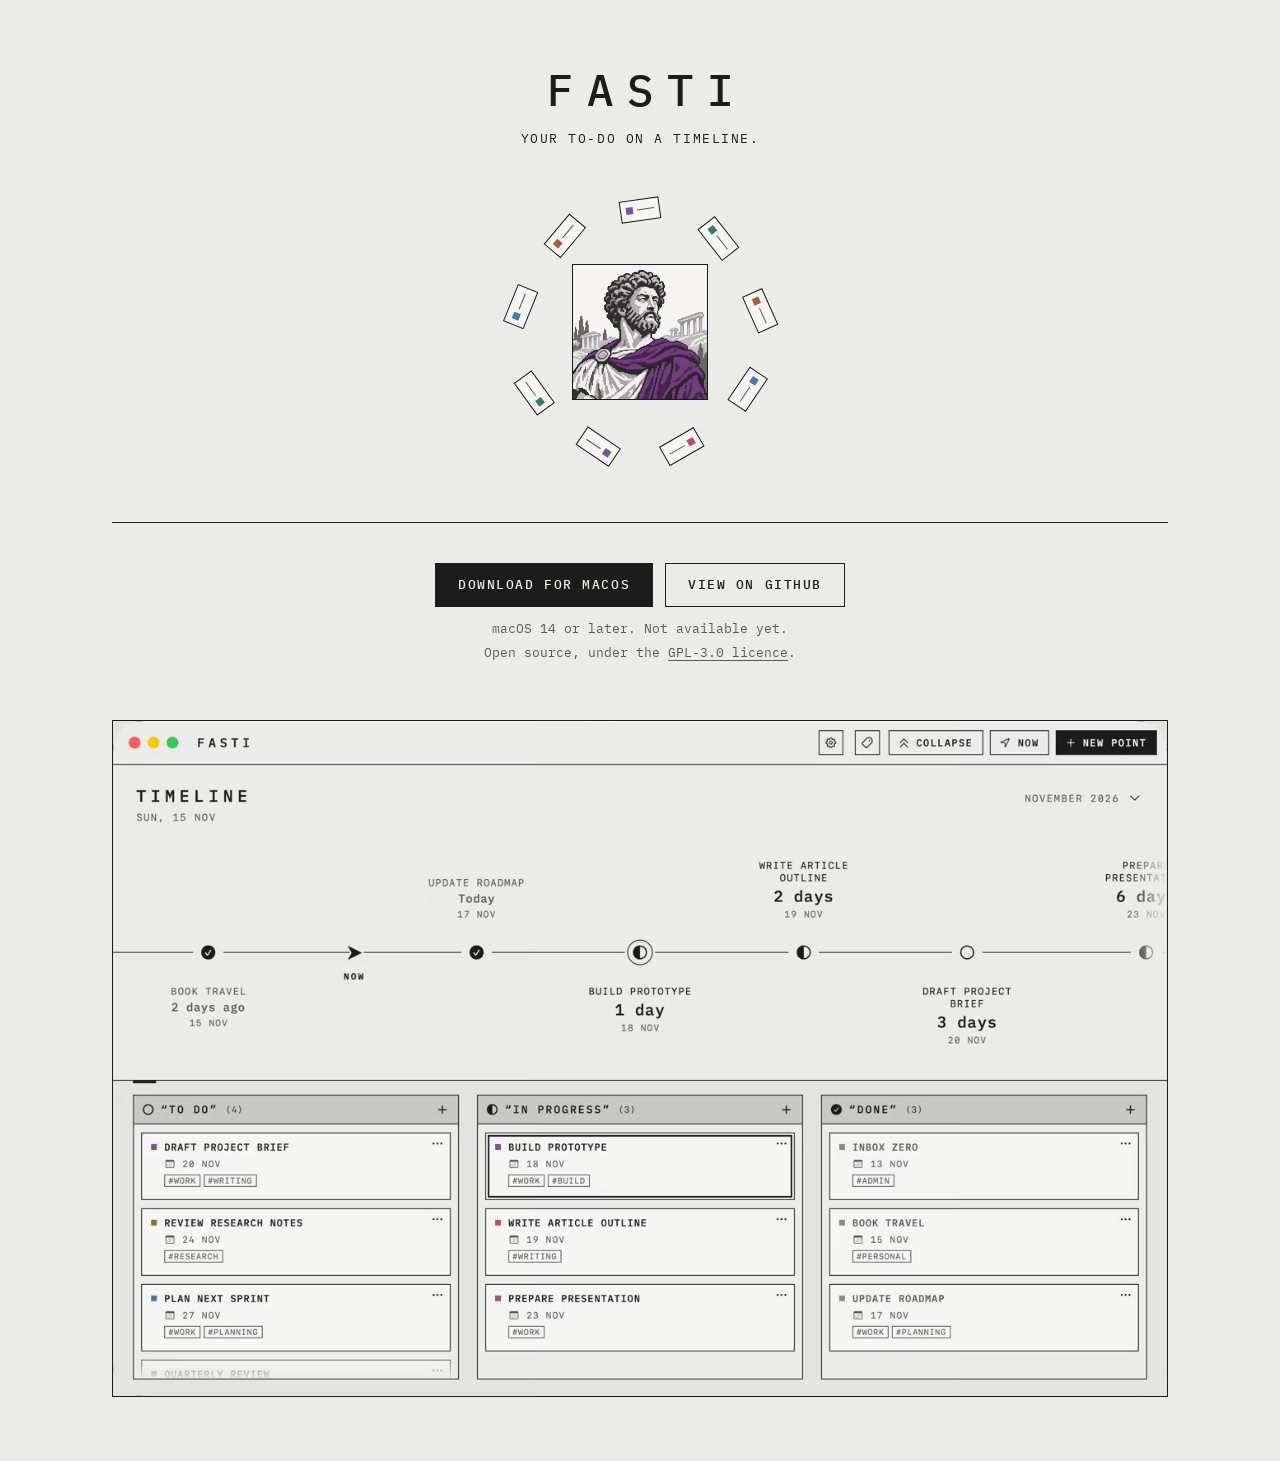
<file: index.html>
<!doctype html>
<html lang="en-AU">
<head>
  <meta charset="utf-8">
  <meta name="viewport" content="width=device-width, initial-scale=1">
  <title>Fasti for Mac</title>
  <meta name="description" content="A Mac app with a timeline above a task board. Each task shows when it’s due and whether it’s to do, in progress or done.">
  <meta name="theme-color" content="#ebebe8" media="(prefers-color-scheme: light)">
  <meta name="theme-color" content="#151515" media="(prefers-color-scheme: dark)">
  <link rel="canonical" href="https://dennisgrellmann.github.io/fasti/">
  <meta property="og:title" content="Fasti for Mac">
  <meta property="og:description" content="A timeline above a task board, in one Mac app.">
  <meta property="og:type" content="website">
  <meta property="og:url" content="https://dennisgrellmann.github.io/fasti/">
  <meta property="og:locale" content="en_AU">
  <meta property="og:image" content="https://dennisgrellmann.github.io/fasti/assets/img/og-image.png">
  <meta property="og:image:width" content="1200">
  <meta property="og:image:height" content="630">
  <meta property="og:image:alt" content="Fasti for Mac beside the app's timeline and board">
  <meta name="twitter:card" content="summary_large_image">
  <link rel="icon" type="image/png" href="assets/img/favicon-64.png?v=2">
  <link rel="apple-touch-icon" href="assets/img/apple-touch-icon.png?v=2">
  <link rel="preload" href="assets/fonts/IBMPlexMono-Regular-Latin1.woff2" as="font" type="font/woff2" crossorigin>
  <link rel="preload" href="assets/fonts/IBMPlexMono-Medium-Latin1.woff2" as="font" type="font/woff2" crossorigin>
  <link rel="stylesheet" href="assets/css/site.css">
</head>
<body>
  <main class="wrap">
    <header class="hero">
      <h1>Fasti</h1>
      <p class="tagline">Your to-do on a timeline.</p>
      <div class="burst">
        <div class="ring" aria-hidden="true">
          <span class="mini" style="--a: 0deg; --t: -8deg; --c: var(--lavender)"></span>
          <span class="mini" style="--a: 40deg; --t: 12deg; --c: var(--mint)"></span>
          <span class="mini" style="--a: 80deg; --t: -14deg; --c: var(--peach)"></span>
          <span class="mini" style="--a: 118deg; --t: 6deg; --c: var(--blue)"></span>
          <span class="mini" style="--a: 160deg; --t: -10deg; --c: var(--coral)"></span>
          <span class="mini" style="--a: 200deg; --t: 14deg; --c: var(--lavender)"></span>
          <span class="mini" style="--a: 240deg; --t: -6deg; --c: var(--mint)"></span>
          <span class="mini" style="--a: 282deg; --t: 10deg; --c: var(--blue)"></span>
          <span class="mini" style="--a: 322deg; --t: -12deg; --c: var(--peach)"></span>
        </div>
        <picture>
          <source type="image/webp" srcset="assets/img/marcus.webp">
          <img class="icon" src="assets/img/marcus.png" width="480" height="480" alt="Pixel-art portrait of Marcus Aurelius in a purple cloak, with ruined temples behind him.">
        </picture>
      </div>
    </header>

    <section class="get" aria-label="Download">
      <div class="buttons">
        <a class="button prominent large" role="link" aria-disabled="true">Download for macOS</a>
        <a class="button large" href="https://github.com/DennisGrellmann/Fasti-Desktop-Mac">View on GitHub</a>
      </div>
      <p class="muted">macOS 14 or later. Not available yet.</p>
      <p class="muted">Open source, under the <a href="https://github.com/DennisGrellmann/Fasti-Desktop-Mac/blob/main/LICENSE">GPL-3.0 licence</a>.</p>
    </section>

    <figure class="shot">
      <picture>
        <source media="(prefers-color-scheme: dark)" type="image/avif" srcset="assets/img/shots/board-dark-1280.avif 1280w, assets/img/shots/board-dark-2560.avif 2560w" sizes="(min-width: 1120px) 1056px, calc(100vw - 32px)">
        <source media="(prefers-color-scheme: dark)" srcset="assets/img/shots/board-dark-1280.png">
        <source type="image/avif" srcset="assets/img/shots/board-light-1280.avif 1280w, assets/img/shots/board-light-2560.avif 2560w" sizes="(min-width: 1120px) 1056px, calc(100vw - 32px)">
        <img src="assets/img/shots/board-light-1280.png" width="1280" height="820" loading="lazy"
             alt="The Fasti window: a timeline of tasks above To Do, In Progress and Done columns of cards.">
      </picture>
    </figure>
  </main>
</body>
</html>
</file>
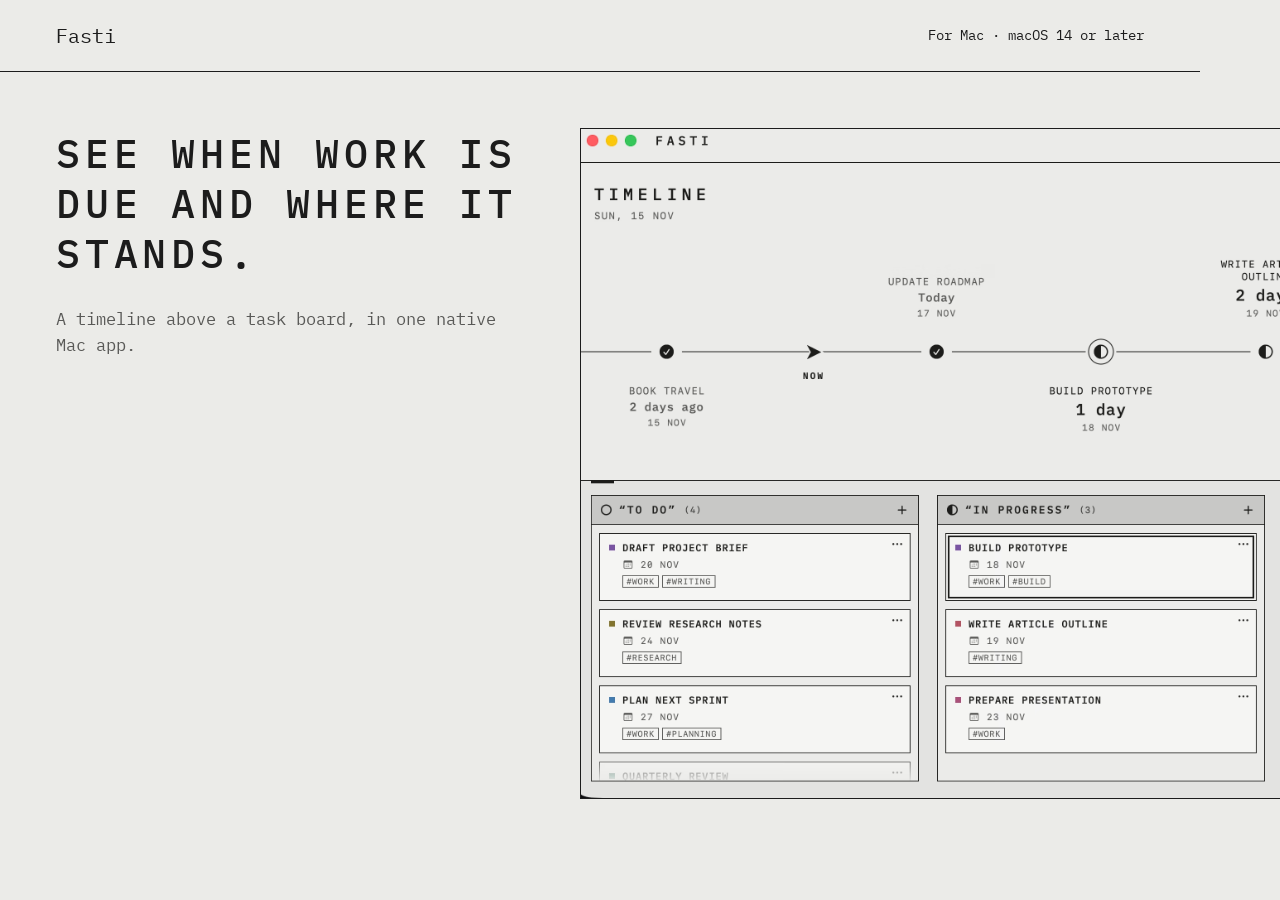
<file: scripts/og-image.html>
<!doctype html>
<!-- Source for assets/img/og-image.png (1200 × 630), the link preview image.
     Rebuild: swift scripts/snapshot.swift http://127.0.0.1:8765/scripts/og-image.html 1200 og@2x.png light 630
     then: sips -z 630 1200 og@2x.png --out assets/img/og-image.png
     The screenshot is a real capture, only scaled and cropped by the frame. -->
<html lang="en-AU">
<head>
  <meta charset="utf-8">
  <title>Fasti share image</title>
  <link rel="stylesheet" href="../assets/css/site.css">
  <style>
    :root { color-scheme: light; --paper: #ebebe8; --board: #e3e3e0; --card: #f5f5f3; --bar: #c8c8c5; --ink: #1c1c1c; --muted: #595957; }
    html, body { margin: 0; width: 1200px; height: 630px; overflow: hidden; background: var(--paper); color: var(--ink); }
    .bar { display: flex; align-items: center; justify-content: space-between; height: 72px; padding: 0 56px; border-bottom: 1px solid var(--ink); }
    .bar .wordmark { font-size: 20px; margin: 0; }
    .bar .eyebrow { margin: 0; font-size: 14px; }
    .copy { position: absolute; left: 56px; top: 128px; width: 470px; }
    .copy h1 { font-size: 40px; line-height: 1.25; letter-spacing: 0.12em; }
    .copy p { margin: 28px 0 0; color: var(--muted); font-size: 17px; line-height: 1.55; }
    .frame { position: absolute; left: 580px; top: 128px; width: 1040px; border: 1px solid var(--ink); background: var(--card); }
    /* Crop past the window's rounded corner so the frame stays square. */
    .frame { overflow: hidden; }
    .frame img { width: 1060px; max-width: none; margin: -10px 0 0 -10px; }
  </style>
</head>
<body>
  <div class="bar"><p class="wordmark">Fasti</p><p class="eyebrow">For Mac · macOS 14 or later</p></div>
  <div class="copy">
    <h1>See when work is due and where it stands.</h1>
    <p>A timeline above a task board, in one native Mac app.</p>
  </div>
  <div class="frame"><img src="../assets/img/shots/board-light-2560.avif" width="2560" height="1640" alt=""></div>
</body>
</html>
</file>
<file: assets/css/site.css>
/* Fasti for Mac — site styles.
   Tokens and type mirror the app (FastiPalette.swift, FastiType.swift).
   One family (IBM Plex Mono), square corners, 1px ink rules, no shadows, no gradients.
   Fonts are IBM's own Latin1 WOFF2 subsets (@ibm/plex-mono 2.5.0), unmodified. */

@font-face { font-family: "IBM Plex Mono"; src: url("../fonts/IBMPlexMono-Regular-Latin1.woff2") format("woff2"); font-weight: 400; font-display: swap; }
@font-face { font-family: "IBM Plex Mono"; src: url("../fonts/IBMPlexMono-Medium-Latin1.woff2") format("woff2"); font-weight: 500; font-display: swap; }

:root {
  color-scheme: light dark;
  --paper: #ebebe8;
  --board: #e3e3e0;
  --ink: #1c1c1c;
  --card: #f5f5f3;
  --muted: #595957;
  --hover: #dcdcd9;
  /* Point colours appear only as the small square on a card. */
  --lavender: #7955a4;
  --mint: #347b64;
  --peach: #a75e37;
  --blue: #427bb0;
  --coral: #b45262;
  --font: "IBM Plex Mono", ui-monospace, "SF Mono", Menlo, monospace;
  --gutter: 16px;
}

@media (prefers-color-scheme: dark) {
  :root {
    --paper: #151515;
    --board: #111111;
    --card: #1d1d1c;
    --ink: #e6e6e2;
    --muted: #a3a39e;
    --hover: #262625;
    --lavender: #c9afff;
    --mint: #a3e8cd;
    --peach: #ffbd9c;
    --blue: #a4caff;
    --coral: #ff9eaa;
  }
}

@media (min-width: 720px) { :root { --gutter: 32px; } }

*, *::before, *::after { box-sizing: border-box; }

html { -webkit-text-size-adjust: 100%; background: var(--paper); }

body {
  margin: 0;
  background: var(--paper);
  color: var(--ink);
  font: 15px/1.6 var(--font);
  -webkit-font-smoothing: antialiased;
}

img { display: block; max-width: 100%; height: auto; }

.wrap { max-width: 1120px; margin: 0 auto; padding: 64px var(--gutter); }

h1, h2 { font-weight: 500; text-transform: uppercase; margin: 0; }

p { max-width: 60ch; margin: 16px 0 0; }
.muted { color: var(--muted); }

/* ---------- Hero: wordmark, tagline, the icon among its cards ---------- */

.hero { text-align: center; }
.hero h1 { font-size: clamp(28px, 6vw, 44px); line-height: 1.2; letter-spacing: 0.32em; margin-right: -0.32em; }
.tagline { margin: 12px auto 0; font-size: 13px; letter-spacing: 0.12em; text-transform: uppercase; }

/* Cards (as on the board: square, ink border, colour square) ringed round the icon. */
.burst { position: relative; width: 300px; height: 300px; margin: 32px auto 0; }
.burst .icon { position: absolute; left: 50%; top: 50%; width: 136px; margin: -68px 0 0 -68px; border: 1px solid var(--ink); }
.ring { position: absolute; inset: 0; animation: orbit 90s linear infinite; }
@keyframes orbit { to { transform: rotate(360deg); } }
@media (prefers-reduced-motion: reduce) { .ring { animation: none; } }
.mini {
  position: absolute; left: 50%; top: 50%; width: 40px; height: 22px; margin: -11px 0 0 -20px;
  border: 1px solid var(--ink); background: var(--card);
  transform: rotate(var(--a)) translateY(-122px) rotate(var(--t));
}
.mini::before { content: ""; position: absolute; left: 5px; top: 6px; width: 7px; height: 7px; background: var(--c); }
.mini::after { content: ""; position: absolute; left: 16px; right: 5px; top: 9px; height: 1px; background: var(--muted); }

@media (max-width: 400px) {
  .burst { width: 248px; height: 248px; }
  .burst .icon { width: 112px; margin: -56px 0 0 -56px; }
  .mini { transform: rotate(var(--a)) translateY(-100px) rotate(var(--t)); }
}

/* ---------- Download ---------- */

.get { margin-top: 40px; padding-top: 40px; border-top: 1px solid var(--ink); text-align: center; }
.buttons { display: flex; flex-wrap: wrap; justify-content: center; gap: 12px; }
.get .muted { margin: 12px auto 0; font-size: 13px; }
.get .muted + .muted { margin-top: 4px; }
.get a:not(.button) { color: inherit; text-underline-offset: 3px; }

/* FastiButtonStyle: square, ink border; the primary action is ink-filled. */
.button {
  display: inline-flex; align-items: center; justify-content: center;
  height: 30px; padding: 0 12px;
  border: 1px solid var(--ink); border-radius: 0;
  background: var(--paper); color: var(--ink);
  font: 500 12px/1 var(--font); letter-spacing: 0.12em; text-transform: uppercase;
  text-decoration: none; white-space: nowrap;
}
.button.prominent { background: var(--ink); color: var(--paper); }
a.button[href]:hover { background: var(--hover); }
a.button.prominent[href]:hover { background: var(--muted); border-color: var(--muted); }
.button[aria-disabled="true"] { cursor: default; }
.button.large { height: 44px; padding: 0 22px; font-size: 13px; }

/* ---------- Screenshot in a plain 1px ink frame, square, no shadow ---------- */

.shot { margin: 56px 0 0; border: 1px solid var(--ink); background: var(--board); }
.shot img { width: 100%; }
/* Captures include the desktop behind the window's rounded corners; mask to the window's own corner. */
.shot picture img { border-radius: 2.82% / 4.4%; }
</file>
